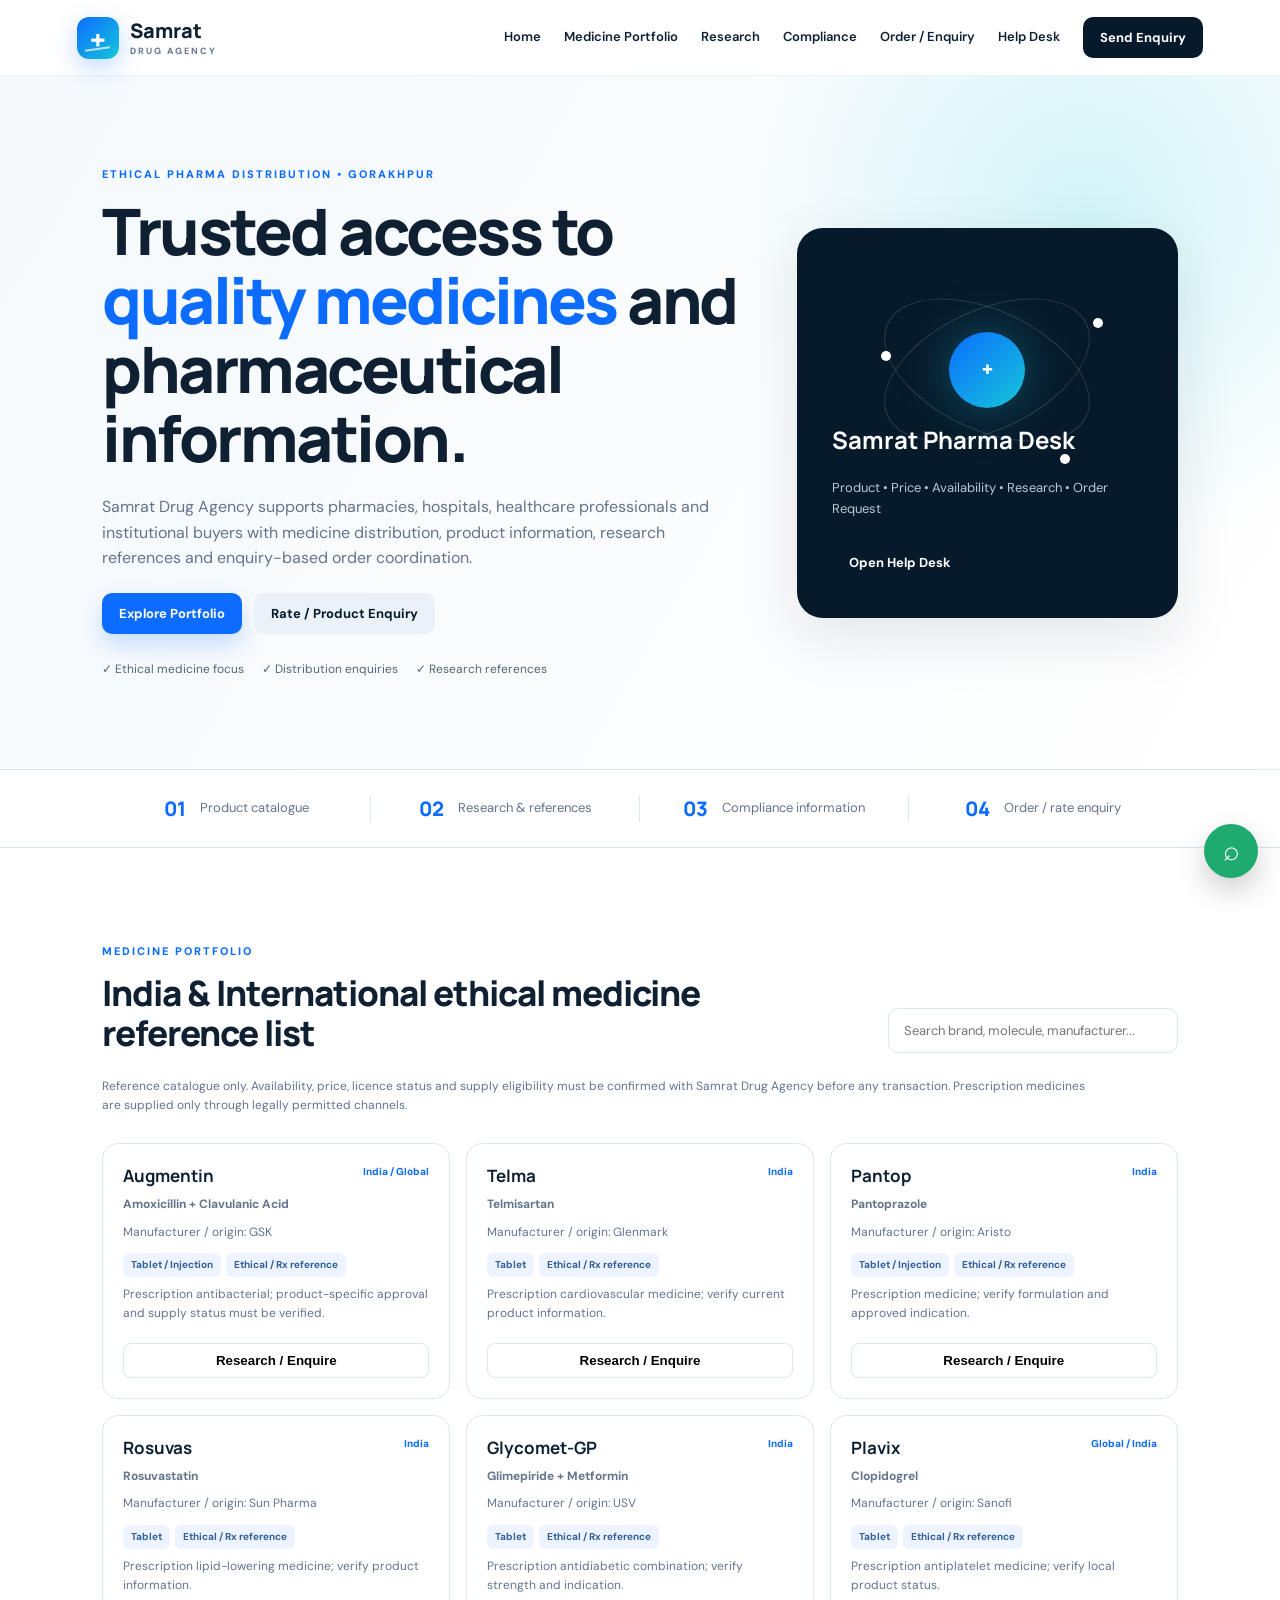
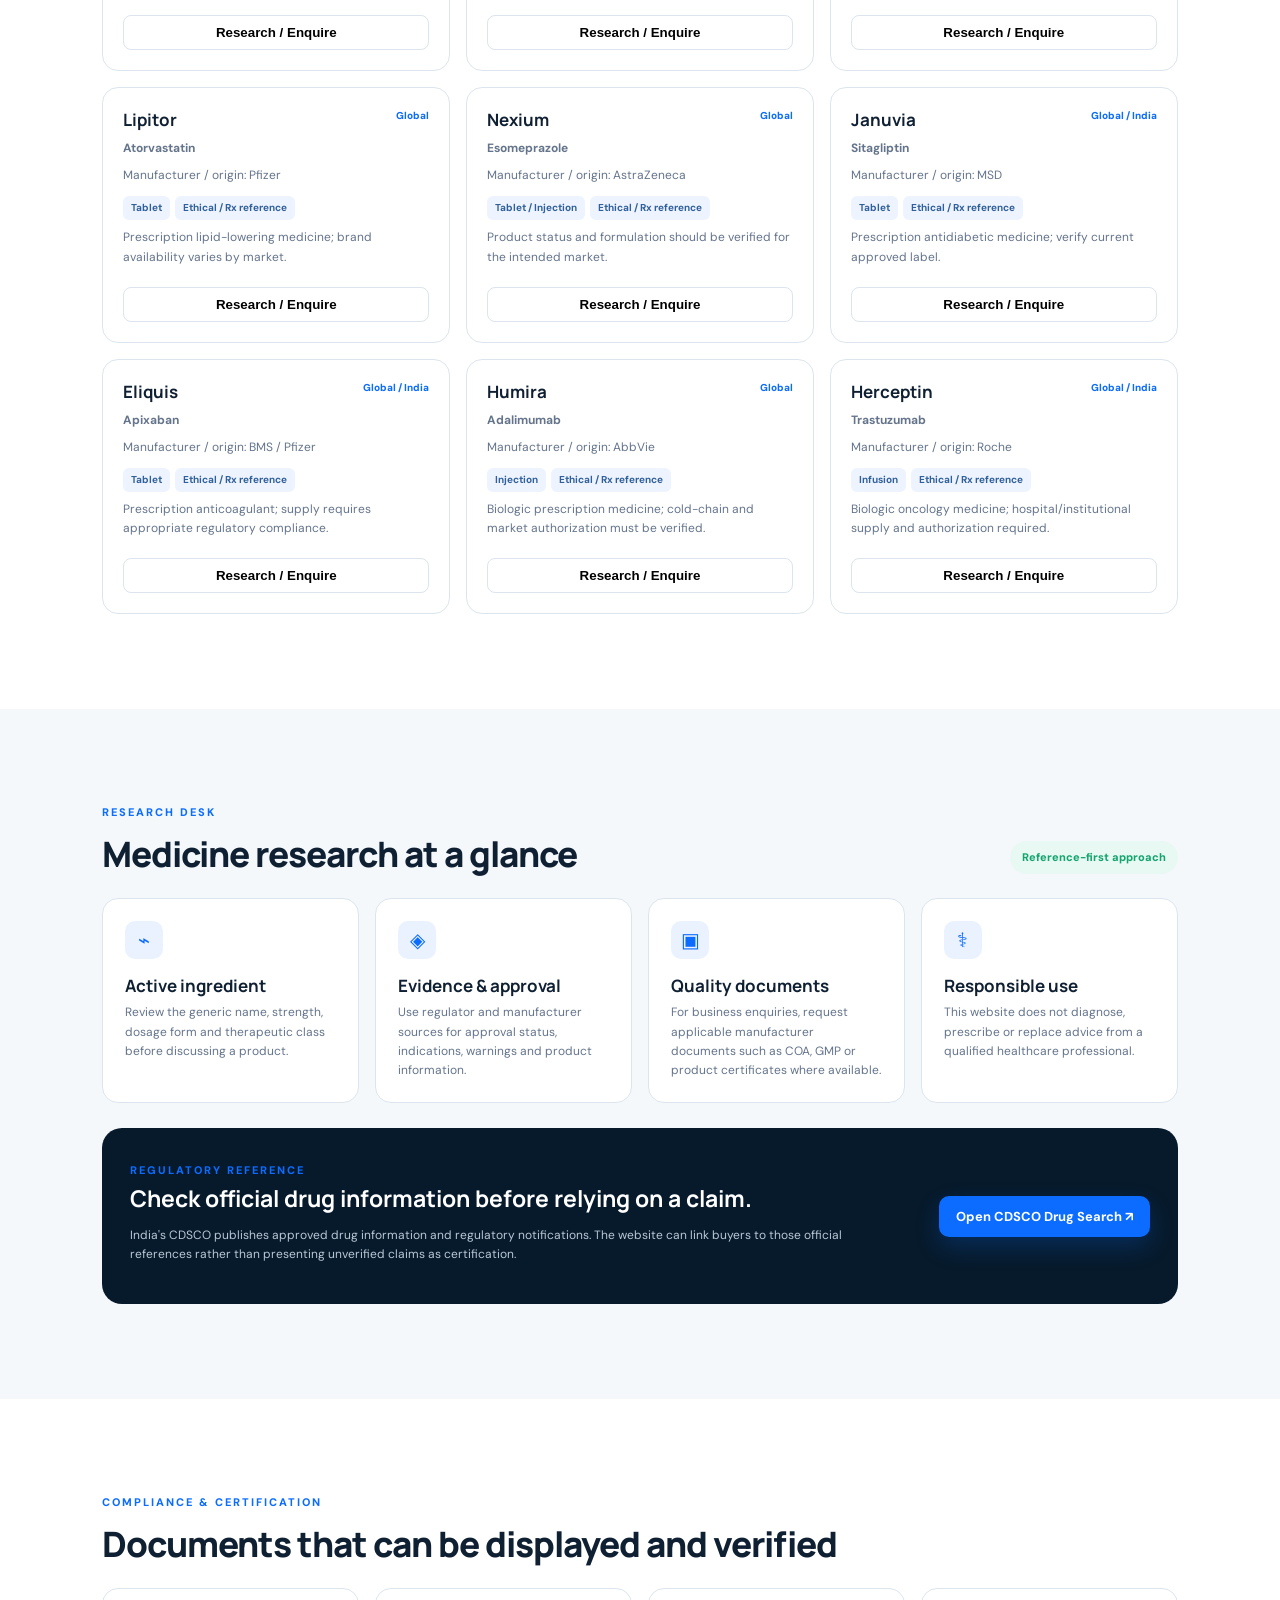
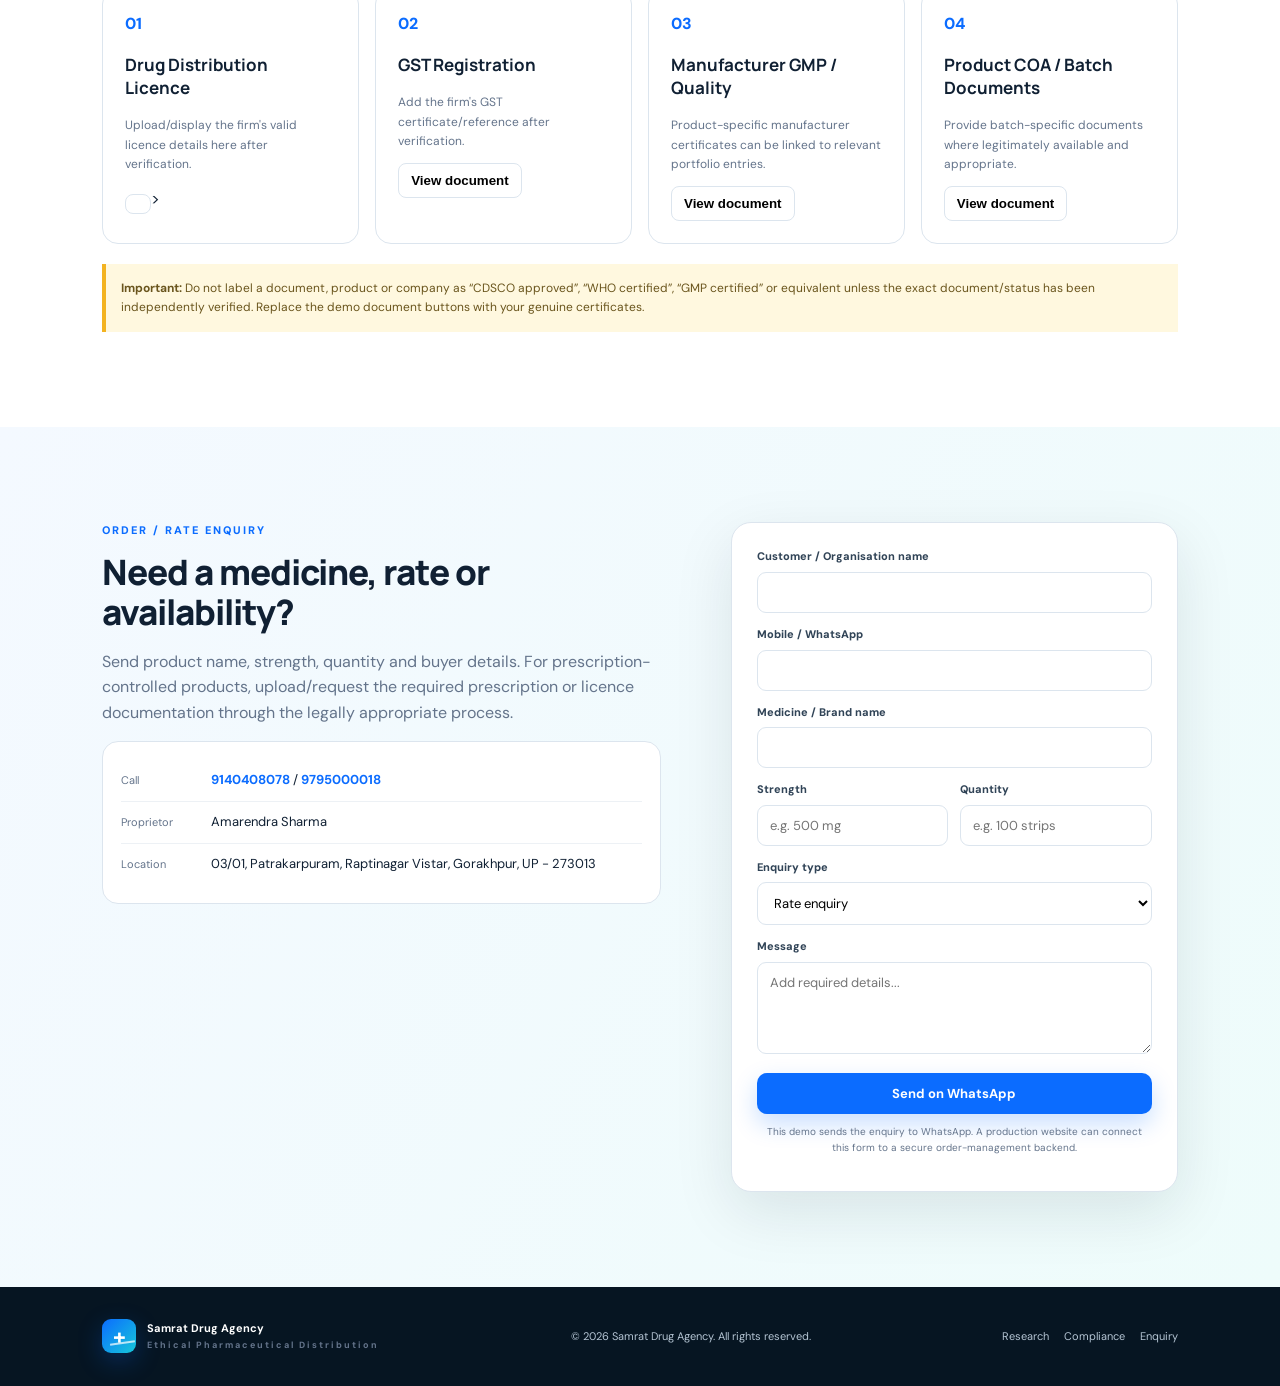
<file: index.html>
<!DOCTYPE html>
<html lang="en">
<head>
  <meta charset="UTF-8" />
  <meta name="viewport" content="width=device-width, initial-scale=1.0" />
  <meta name="description" content="Samrat Drug Agency — ethical pharmaceutical distribution, medicine enquiries, research information and order requests." />
  <title>Samrat Drug Agency | Ethical Pharmaceutical Distribution</title>
  <link rel="stylesheet" href="style.css" />
</head>
<body>
  <header class="header">
    <a class="brand" href="#home" aria-label="Samrat Drug Agency home">
      <div class="logo-mark" aria-hidden="true">
        <span class="logo-cross">+</span>
        <span class="logo-pulse"></span>
      </div>
      <div>
        <strong>Samrat</strong>
        <small>DRUG AGENCY</small>
      </div>
    </a>

    <button class="menu-toggle" id="menuToggle" aria-label="Open menu">☰</button>
    <nav id="mainNav">
      <a href="#home">Home</a>
      <a href="#portfolio">Medicine Portfolio</a>
      <a href="#research">Research</a>
      <a href="#compliance">Compliance</a>
      <a href="#order">Order / Enquiry</a>
      <a href="faq-chat.html">Help Desk</a>
      <button class="nav-cta" id="openInquiry">Send Enquiry</button>
    </nav>
  </header>

  <main id="home">
    <section class="hero">
      <div class="hero-copy">
        <div class="eyebrow">ETHICAL PHARMA DISTRIBUTION • GORAKHPUR</div>
        <h1>Trusted access to <span>quality medicines</span> and pharmaceutical information.</h1>
        <p>Samrat Drug Agency supports pharmacies, hospitals, healthcare professionals and institutional buyers with medicine distribution, product information, research references and enquiry-based order coordination.</p>
        <div class="hero-actions">
          <a class="btn primary" href="#portfolio">Explore Portfolio</a>
          <button class="btn secondary" id="openInquiry2">Rate / Product Enquiry</button>
        </div>
        <div class="trust-row">
          <span>✓ Ethical medicine focus</span>
          <span>✓ Distribution enquiries</span>
          <span>✓ Research references</span>
        </div>
      </div>
      <div class="hero-card">
        <div class="medical-orbit">
          <div class="orbit orbit-1"></div><div class="orbit orbit-2"></div>
          <div class="molecule">✚</div>
          <span class="orb o1"></span><span class="orb o2"></span><span class="orb o3"></span>
        </div>
        <h3>Samrat Pharma Desk</h3>
        <p>Product • Price • Availability • Research • Order Request</p>
        <a class="btn dark" href="faq-chat.html">Open Help Desk</a>
      </div>
    </section>

    <section class="stats">
      <div><strong>01</strong><span>Product catalogue</span></div>
      <div><strong>02</strong><span>Research & references</span></div>
      <div><strong>03</strong><span>Compliance information</span></div>
      <div><strong>04</strong><span>Order / rate enquiry</span></div>
    </section>

    <section class="section" id="portfolio">
      <div class="section-head">
        <div>
          <div class="eyebrow">MEDICINE PORTFOLIO</div>
          <h2>India & International ethical medicine reference list</h2>
        </div>
        <input id="medicineSearch" class="search" placeholder="Search brand, molecule, manufacturer..." />
      </div>
      <p class="section-note">Reference catalogue only. Availability, price, licence status and supply eligibility must be confirmed with Samrat Drug Agency before any transaction. Prescription medicines are supplied only through legally permitted channels.</p>
      <div class="medicine-grid" id="medicineGrid"></div>
    </section>

    <section class="section soft" id="research">
      <div class="section-head">
        <div>
          <div class="eyebrow">RESEARCH DESK</div>
          <h2>Medicine research at a glance</h2>
        </div>
        <span class="badge">Reference-first approach</span>
      </div>
      <div class="research-grid">
        <article class="research-card">
          <div class="icon">⌁</div><h3>Active ingredient</h3>
          <p>Review the generic name, strength, dosage form and therapeutic class before discussing a product.</p>
        </article>
        <article class="research-card">
          <div class="icon">◈</div><h3>Evidence & approval</h3>
          <p>Use regulator and manufacturer sources for approval status, indications, warnings and product information.</p>
        </article>
        <article class="research-card">
          <div class="icon">▣</div><h3>Quality documents</h3>
          <p>For business enquiries, request applicable manufacturer documents such as COA, GMP or product certificates where available.</p>
        </article>
        <article class="research-card">
          <div class="icon">⚕</div><h3>Responsible use</h3>
          <p>This website does not diagnose, prescribe or replace advice from a qualified healthcare professional.</p>
        </article>
      </div>

      <div class="research-panel">
        <div>
          <span class="eyebrow">REGULATORY REFERENCE</span>
          <h3>Check official drug information before relying on a claim.</h3>
          <p>India's CDSCO publishes approved drug information and regulatory notifications. The website can link buyers to those official references rather than presenting unverified claims as certification.</p>
        </div>
        <a class="btn primary" href="https://cdscoonline.gov.in/CDSCO/cdscoDrugs" target="_blank" rel="noopener">Open CDSCO Drug Search ↗</a>
      </div>
    </section>

    <section class="section" id="compliance">
      <div class="section-head">
        <div>
          <div class="eyebrow">COMPLIANCE & CERTIFICATION</div>
          <h2>Documents that can be displayed and verified</h2>
        </div>
      </div>
      <div class="compliance-grid">
        <div class="compliance-card"><span>01</span><h3>Drug Distribution Licence</h3><p>Upload/display the firm's valid licence details here after verification.</p><button class="outline-btn" data-doc="Drug Distribution Licence" data-pdf="documents/gmp-certificate.pdf"> </button>> </button></div>
        <div class="compliance-card"><span>02</span><h3>GST Registration</h3><p>Add the firm's GST certificate/reference after verification.</p><button class="outline-btn" data-doc="GST Registration Certificate">View document</button></div>
        <div class="compliance-card"><span>03</span><h3>Manufacturer GMP / Quality</h3><p>Product-specific manufacturer certificates can be linked to relevant portfolio entries.</p><button class="outline-btn" data-doc="Manufacturer Quality Certificate">View document</button></div>
        <div class="compliance-card"><span>04</span><h3>Product COA / Batch Documents</h3><p>Provide batch-specific documents where legitimately available and appropriate.</p><button class="outline-btn" data-doc="Product COA / Batch Document">View document</button></div>
      </div>
      <div class="warning">
        <strong>Important:</strong> Do not label a document, product or company as “CDSCO approved”, “WHO certified”, “GMP certified” or equivalent unless the exact document/status has been independently verified. Replace the demo document buttons with your genuine certificates.
      </div>
    </section>

    <section class="section order-section" id="order">
      <div class="order-copy">
        <div class="eyebrow">ORDER / RATE ENQUIRY</div>
        <h2>Need a medicine, rate or availability?</h2>
        <p>Send product name, strength, quantity and buyer details. For prescription-controlled products, upload/request the required prescription or licence documentation through the legally appropriate process.</p>
        <div class="contact-box">
          <div><span>Call</span><a href="tel:9140408078">9140408078</a> / <a href="tel:9795000018">9795000018</a></div>
          <div><span>Proprietor</span>Amarendra Sharma</div>
          <div><span>Location</span>03/01, Patrakarpuram, Raptinagar Vistar, Gorakhpur, UP - 273013</div>
        </div>
      </div>
      <form class="order-form" id="orderForm">
        <label>Customer / Organisation name<input name="customer" required /></label>
        <label>Mobile / WhatsApp<input name="phone" required /></label>
        <label>Medicine / Brand name<input name="medicine" required /></label>
        <div class="two-col">
          <label>Strength<input name="strength" placeholder="e.g. 500 mg" /></label>
          <label>Quantity<input name="quantity" placeholder="e.g. 100 strips" /></label>
        </div>
        <label>Enquiry type
          <select name="type">
            <option>Rate enquiry</option><option>Availability enquiry</option><option>Order request</option><option>Product research</option><option>Institutional supply</option>
          </select>
        </label>
        <label>Message<textarea name="message" rows="4" placeholder="Add required details..."></textarea></label>
        <button class="btn primary full" type="submit">Send on WhatsApp</button>
        <p class="form-help">This demo sends the enquiry to WhatsApp. A production website can connect this form to a secure order-management backend.</p>
      </form>
    </section>
  </main>

  <footer>
    <div class="footer-brand">
      <div class="logo-mark small"><span class="logo-cross">+</span><span class="logo-pulse"></span></div>
      <div><strong>Samrat Drug Agency</strong><small>Ethical Pharmaceutical Distribution</small></div>
    </div>
    <p>© 2026 Samrat Drug Agency. All rights reserved.</p>
    <div class="footer-links"><a href="#research">Research</a><a href="#compliance">Compliance</a><a href="#order">Enquiry</a></div>
  </footer>

  <div class="modal" id="inquiryModal" aria-hidden="true">
    <div class="modal-card">
      <button class="close" data-close>×</button>
      <div class="eyebrow">QUICK ENQUIRY</div>
      <h2>Ask about a medicine</h2>
      <p>For rate, availability, research or order coordination.</p>
      <form id="quickForm">
        <label>Your name<input name="name" required /></label>
        <label>Mobile / WhatsApp<input name="phone" required /></label>
        <label>Product / brand<input name="product" required /></label>
        <label>Message<textarea name="message" rows="4" placeholder="Tell us what you need..."></textarea></label>
        <button class="btn primary full" type="submit">Send Enquiry on WhatsApp</button>
      </form>
    </div>
  </div>

  <div class="modal" id="infoModal" aria-hidden="true">
    <div class="modal-card">
      <button class="close" data-close>×</button>
      <div class="eyebrow">DOCUMENT PLACEHOLDER</div>
      <h2 id="infoTitle">Document</h2>
      <p>This demo page does not contain a genuine certificate. Replace this panel with your verified document PDF/image and the relevant issue/expiry information before publishing.</p>
      <button class="btn secondary" data-close>Close</button>
    </div>
  </div>

  <a class="floating-wa" id="floatingWA" href="#" aria-label="WhatsApp">⌕</a>
  <script src="script.js"></script>
</body>
</html>
</file>
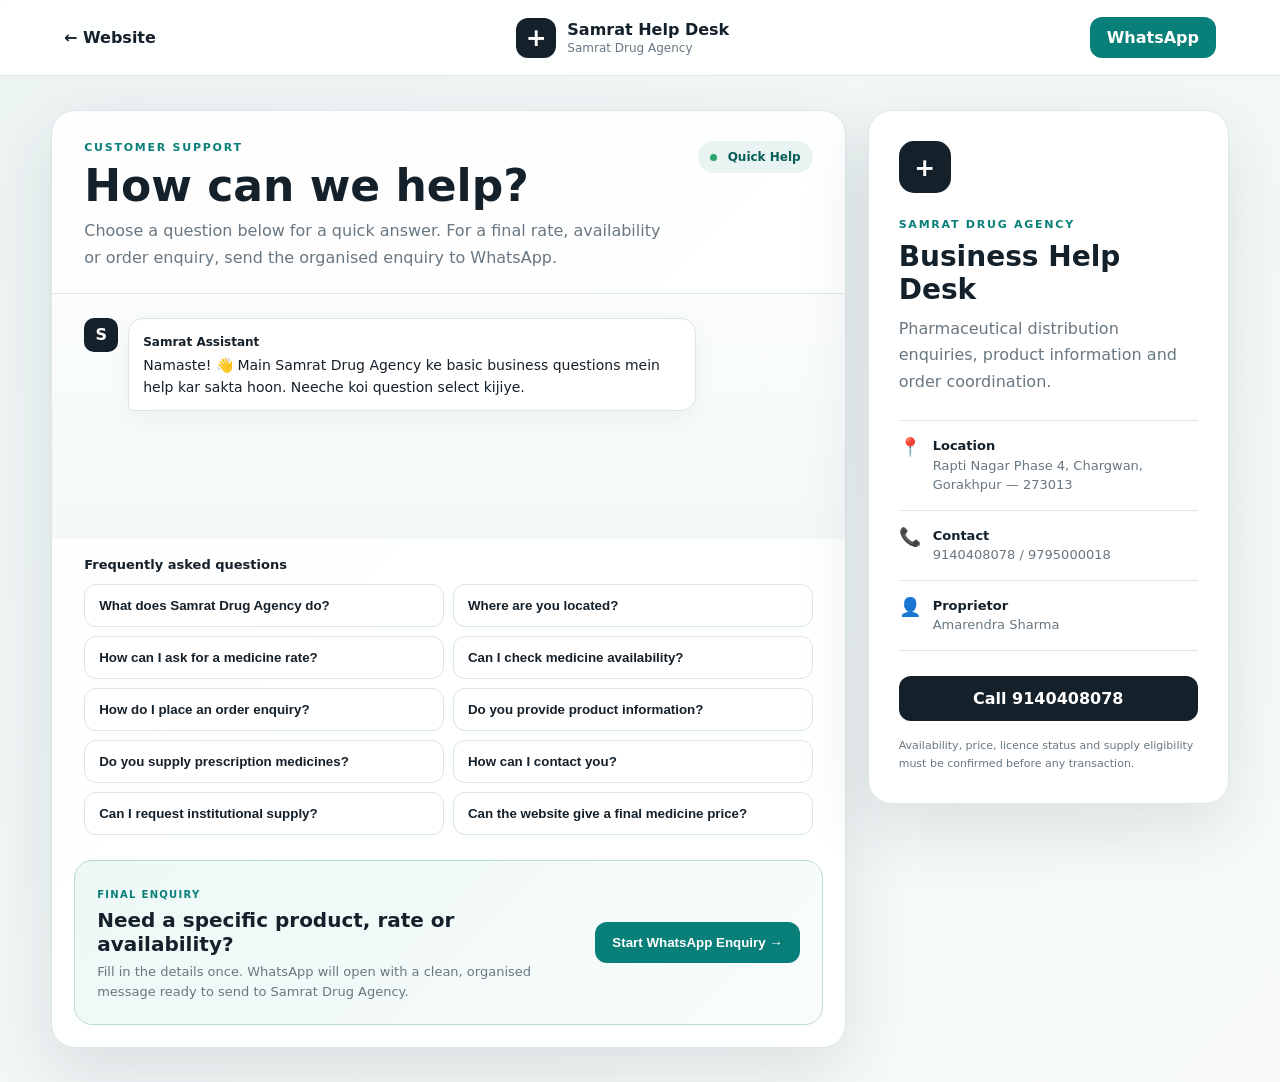
<file: faq-chat.html>
<!DOCTYPE html>
<html lang="en">
<head>
  <meta charset="UTF-8" />
  <meta name="viewport" content="width=device-width, initial-scale=1.0" />
  <meta name="description" content="Samrat Drug Agency Help Desk — quick answers and organised WhatsApp enquiries." />
  <title>Samrat Help Desk | Samrat Drug Agency</title>
  <link rel="stylesheet" href="faq-chat.css" />
</head>
<body>
  <header class="chat-header">
    <a href="index.html" class="back-link">← Website</a>
    <div class="brand-mini">
      <div class="brand-icon">+</div>
      <div><strong>Samrat Help Desk</strong><span>Samrat Drug Agency</span></div>
    </div>
    <a class="header-wa" href="https://wa.me/919140408078" target="_blank" rel="noopener">WhatsApp</a>
  </header>

  <main class="chat-shell">
    <section class="chat-panel" aria-label="Samrat Help Desk">
      <div class="panel-top">
        <div>
          <div class="eyebrow">CUSTOMER SUPPORT</div>
          <h1>How can we help?</h1>
          <p>Choose a question below for a quick answer. For a final rate, availability or order enquiry, send the organised enquiry to WhatsApp.</p>
        </div>
        <div class="online"><i></i> Quick Help</div>
      </div>

      <div class="chat-area" id="chatArea">
        <div class="message bot">
          <div class="avatar">S</div>
          <div class="bubble"><strong>Samrat Assistant</strong><p>Namaste! 👋 Main Samrat Drug Agency ke basic business questions mein help kar sakta hoon. Neeche koi question select kijiye.</p></div>
        </div>
      </div>

      <div class="faq-area">
        <div class="faq-title">Frequently asked questions</div>
        <div class="faq-grid" id="faqGrid"></div>
      </div>

      <div class="final-card">
        <div>
          <span class="final-badge">FINAL ENQUIRY</span>
          <h2>Need a specific product, rate or availability?</h2>
          <p>Fill in the details once. WhatsApp will open with a clean, organised message ready to send to Samrat Drug Agency.</p>
        </div>
        <button class="primary-btn" id="openEnquiry">Start WhatsApp Enquiry →</button>
      </div>
    </section>

    <aside class="info-panel">
      <div class="info-logo">+</div>
      <div class="eyebrow">SAMRAT DRUG AGENCY</div>
      <h2>Business Help Desk</h2>
      <p>Pharmaceutical distribution enquiries, product information and order coordination.</p>

      <div class="info-list">
        <div><span>📍</span><p><b>Location</b><br>Rapti Nagar Phase 4, Chargwan, Gorakhpur — 273013</p></div>
        <div><span>📞</span><p><b>Contact</b><br>9140408078 / 9795000018</p></div>
        <div><span>👤</span><p><b>Proprietor</b><br>Amarendra Sharma</p></div>
      </div>

      <a class="call-btn" href="tel:9140408078">Call 9140408078</a>
      <p class="note">Availability, price, licence status and supply eligibility must be confirmed before any transaction.</p>
    </aside>
  </main>

  <div class="modal" id="enquiryModal" aria-hidden="true">
    <div class="modal-card">
      <button class="close" id="closeEnquiry" aria-label="Close">×</button>
      <div class="eyebrow">WHATSAPP ENQUIRY</div>
      <h2>Send an organised enquiry</h2>
      <p class="modal-intro">Enter the details below. We will create the WhatsApp message for you automatically.</p>
      <form id="enquiryForm">
        <div class="two-col">
          <label>Name<input name="name" required placeholder="Your name / organisation" /></label>
          <label>Mobile<input name="phone" required placeholder="10-digit number" inputmode="numeric" /></label>
        </div>
        <label>Medicine / Product<input name="product" required placeholder="Brand or molecule name" /></label>
        <div class="two-col">
          <label>Strength<input name="strength" placeholder="e.g. 500 mg" /></label>
          <label>Quantity<input name="quantity" placeholder="e.g. 100 strips" /></label>
        </div>
        <label>Enquiry type
          <select name="type">
            <option>Rate enquiry</option>
            <option>Availability enquiry</option>
            <option>Order request</option>
            <option>Product information</option>
            <option>Institutional supply</option>
          </select>
        </label>
        <label>Additional message<textarea name="message" rows="4" placeholder="Any other requirement..."></textarea></label>
        <button class="primary-btn full" type="submit">Open WhatsApp →</button>
        <p class="secure-note">No account or extra app is required here. WhatsApp opens with your message; you remain in control of sending it.</p>
      </form>
    </div>
  </div>

  <script src="faq-chat.js"></script>
</body>
</html>
</file>
<file: style.css>
@import url('https://fonts.googleapis.com/css2?family=DM+Sans:wght@400;500;600;700&family=Manrope:wght@600;700;800&display=swap');

:root {
    --navy: #071a2b;
    --blue: #0b6cff;
    --cyan: #16c7d9;
    --ink: #102033;
    --muted: #64748b;
    --line: #dce5ee;
    --soft: #f4f8fb;
    --white: #fff;
    --green: #13a56e;
    --shadow: 0 20px 60px rgba(7, 26, 43, .10)
}

* {
    box-sizing: border-box
}

html {
    scroll-behavior: smooth
}

body {
    margin: 0;
    font-family: "DM Sans", sans-serif;
    color: var(--ink);
    background: #fff;
    line-height: 1.6
}

a {
    text-decoration: none;
    color: inherit
}

.topbar {
    background: var(--navy);
    color: #d8e6f2;
    padding: 8px 6%;
    display: flex;
    justify-content: space-between;
    font-size: 12px
}

.top-links {
    display: flex;
    gap: 10px
}

.top-links a {
    color: #fff
}

.header {
    height: 76px;
    display: flex;
    align-items: center;
    justify-content: space-between;
    padding: 0 6%;
    border-bottom: 1px solid #edf2f7;
    background: #fff;
    position: sticky;
    top: 0;
    z-index: 20
}

.brand,
.footer-brand {
    display: flex;
    align-items: center;
    gap: 11px
}

.brand strong {
    display: block;
    font: 800 20px Manrope
}

.brand small,
.footer-brand small {
    display: block;
    color: var(--muted);
    font-size: 9px;
    letter-spacing: 2px;
    font-weight: 700
}

.logo-mark {
    position: relative;
    width: 42px;
    height: 42px;
    border-radius: 12px;
    background: linear-gradient(135deg, var(--blue), var(--cyan));
    display: grid;
    place-items: center;
    overflow: hidden;
    box-shadow: 0 8px 24px rgba(11, 108, 255, .25)
}

.logo-mark:after {
    content: "";
    position: absolute;
    width: 55px;
    height: 55px;
    border: 1px solid rgba(255, 255, 255, .35);
    border-radius: 50%
}

.logo-cross {
    font-size: 27px;
    color: #fff;
    font-weight: 800;
    z-index: 2
}

.logo-pulse {
    position: absolute;
    width: 25px;
    height: 2px;
    background: #fff;
    transform: rotate(-8deg);
    opacity: .7;
    bottom: 9px;
    left: 8px
}

nav {
    display: flex;
    align-items: center;
    gap: 23px;
    font-size: 13px;
    font-weight: 600
}

nav a:hover {
    color: var(--blue)
}

.nav-cta,
.btn {
    border: 0;
    border-radius: 10px;
    padding: 12px 17px;
    font: 700 13px "DM Sans";
    cursor: pointer
}

.nav-cta {
    background: var(--navy);
    color: #fff
}

.menu-toggle {
    display: none;
    border: 0;
    background: none;
    font-size: 25px
}

.hero {
    min-height: 590px;
    background: radial-gradient(circle at 85% 20%, rgba(22, 199, 217, .18), transparent 28%), linear-gradient(120deg, #f5f9fc, #fff);
    display: grid;
    grid-template-columns: 1.25fr .75fr;
    gap: 60px;
    padding: 90px 8%;
    align-items: center
}

.eyebrow {
    color: var(--blue);
    font-size: 11px;
    letter-spacing: 2px;
    font-weight: 800;
    margin-bottom: 12px
}

.hero h1 {
    font: 800 clamp(38px, 5vw, 68px)/1.08 Manrope;
    margin: 0;
    max-width: 780px;
    letter-spacing: -2.5px
}

.hero h1 span {
    color: var(--blue)
}

.hero p {
    max-width: 680px;
    color: var(--muted);
    font-size: 16px;
    margin: 22px 0
}

.hero-actions {
    display: flex;
    gap: 12px;
    flex-wrap: wrap
}

.btn.primary {
    background: var(--blue);
    color: #fff;
    box-shadow: 0 10px 25px rgba(11, 108, 255, .22)
}

.btn.secondary {
    background: #eaf2f8;
    color: var(--navy)
}

.btn.dark {
    background: var(--navy);
    color: #fff
}

.btn.full {
    width: 100%
}

.trust-row {
    display: flex;
    gap: 18px;
    flex-wrap: wrap;
    color: #52667a;
    font-size: 12px;
    margin-top: 26px
}

.hero-card {
    background: var(--navy);
    border-radius: 26px;
    padding: 35px;
    color: #fff;
    box-shadow: var(--shadow);
    min-height: 390px;
    display: flex;
    flex-direction: column;
    justify-content: end;
    position: relative;
    overflow: hidden
}

.hero-card h3 {
    font: 700 24px Manrope;
    margin: 0
}

.hero-card p {
    color: #b6c7d8;
    font-size: 13px
}

.medical-orbit {
    position: absolute;
    inset: 25px 25px auto;
    height: 235px
}

.orbit {
    position: absolute;
    border: 1px solid rgba(255, 255, 255, .14);
    border-radius: 50%;
    left: 50%;
    top: 50%;
    transform: translate(-50%, -50%)
}

.orbit-1 {
    width: 220px;
    height: 120px;
    transform: translate(-50%, -50%) rotate(25deg)
}

.orbit-2 {
    width: 220px;
    height: 120px;
    transform: translate(-50%, -50%) rotate(-25deg)
}

.molecule {
    position: absolute;
    left: 50%;
    top: 50%;
    transform: translate(-50%, -50%);
    width: 76px;
    height: 76px;
    border-radius: 50%;
    display: grid;
    place-items: center;
    background: linear-gradient(135deg, var(--blue), var(--cyan));
    font-size: 48px;
    box-shadow: 0 0 50px rgba(22, 199, 217, .35)
}

.orb {
    position: absolute;
    width: 10px;
    height: 10px;
    border-radius: 50%;
    background: #fff
}

.o1 {
    left: 18%;
    top: 42%
}

.o2 {
    right: 15%;
    top: 28%
}

.o3 {
    right: 25%;
    bottom: 10%
}

.stats {
    display: grid;
    grid-template-columns: repeat(4, 1fr);
    padding: 25px 8%;
    border-bottom: 1px solid var(--line);
    border-top: 1px solid var(--line)
}

.stats div {
    display: flex;
    align-items: center;
    gap: 14px;
    justify-content: center;
    border-right: 1px solid var(--line)
}

.stats div:last-child {
    border: 0
}

.stats strong {
    color: var(--blue);
    font: 800 20px Manrope
}

.stats span {
    font-size: 13px;
    color: var(--muted)
}

.section {
    padding: 95px 8%
}

.soft {
    background: var(--soft)
}

.section-head {
    display: flex;
    justify-content: space-between;
    gap: 30px;
    align-items: end;
    margin-bottom: 24px
}

.section h2 {
    font: 800 35px/1.15 Manrope;
    margin: 0;
    letter-spacing: -1px
}

.search {
    width: 310px;
    padding: 13px 15px;
    border: 1px solid var(--line);
    border-radius: 10px;
    outline: none
}

.search:focus {
    border-color: var(--blue)
}

.section-note {
    font-size: 12px;
    color: var(--muted);
    max-width: 1000px
}

.badge {
    padding: 8px 12px;
    background: #e8f8f3;
    color: var(--green);
    border-radius: 99px;
    font-size: 11px;
    font-weight: 800
}

.medicine-grid {
    display: grid;
    grid-template-columns: repeat(3, 1fr);
    gap: 16px;
    margin-top: 28px
}

.medicine-card {
    border: 1px solid var(--line);
    border-radius: 16px;
    padding: 20px;
    background: #fff;
    transition: .2s
}

.medicine-card:hover {
    transform: translateY(-3px);
    box-shadow: var(--shadow)
}

.medicine-top {
    display: flex;
    justify-content: space-between;
    gap: 10px
}

.medicine-card h3 {
    margin: 0;
    font: 700 17px Manrope
}

.medicine-card .country {
    font-size: 10px;
    color: var(--blue);
    font-weight: 800
}

.molecule {
    font-size: 13px
}

.medicine-card p {
    font-size: 12px;
    color: var(--muted);
    margin: 8px 0
}

.pill {
    display: inline-block;
    padding: 4px 8px;
    background: #edf4ff;
    border-radius: 6px;
    color: #315f99;
    font-size: 10px;
    font-weight: 700;
    margin-right: 5px
}

.medicine-card button {
    margin-top: 12px;
    width: 100%;
    padding: 9px;
    border: 1px solid var(--line);
    background: #fff;
    border-radius: 8px;
    cursor: pointer;
    font-weight: 700
}

.research-grid {
    display: grid;
    grid-template-columns: repeat(4, 1fr);
    gap: 16px
}

.research-card {
    background: #fff;
    border: 1px solid var(--line);
    border-radius: 16px;
    padding: 22px
}

.research-card .icon {
    width: 38px;
    height: 38px;
    border-radius: 10px;
    background: #eaf2ff;
    color: var(--blue);
    display: grid;
    place-items: center;
    font-size: 20px
}

.research-card h3 {
    font: 700 17px Manrope;
    margin: 15px 0 6px
}

.research-card p {
    font-size: 12px;
    color: var(--muted);
    margin: 0
}

.research-panel {
    margin-top: 25px;
    background: var(--navy);
    color: #fff;
    border-radius: 20px;
    padding: 28px;
    display: flex;
    justify-content: space-between;
    gap: 30px;
    align-items: center
}

.research-panel h3 {
    font: 700 23px Manrope;
    margin: 0 0 7px
}

.research-panel p {
    color: #b9c8d7;
    font-size: 12px;
    max-width: 760px
}

.compliance-grid {
    display: grid;
    grid-template-columns: repeat(4, 1fr);
    gap: 16px
}

.compliance-card {
    border: 1px solid var(--line);
    border-radius: 16px;
    padding: 22px
}

.compliance-card span {
    color: var(--blue);
    font-weight: 800
}

.compliance-card h3 {
    font: 700 17px Manrope
}

.compliance-card p {
    font-size: 12px;
    color: var(--muted);
    min-height: 55px
}

.outline-btn {
    background: #fff;
    border: 1px solid var(--line);
    padding: 9px 12px;
    border-radius: 8px;
    font-weight: 700;
    cursor: pointer
}

.warning {
    margin-top: 20px;
    padding: 15px;
    border-left: 4px solid #f3b321;
    background: #fff8df;
    font-size: 12px;
    color: #6a551d
}

.order-section {
    background: linear-gradient(120deg, #f4f9ff, #eefcfb);
    display: grid;
    grid-template-columns: 1fr .8fr;
    gap: 70px
}

.order-copy h2 {
    max-width: 600px
}

.order-copy>p {
    color: var(--muted);
    max-width: 620px
}

.contact-box {
    background: #fff;
    border: 1px solid var(--line);
    border-radius: 16px;
    padding: 18px;
    max-width: 580px
}

.contact-box div {
    padding: 10px 0;
    border-bottom: 1px solid #edf1f5;
    font-size: 13px
}

.contact-box div:last-child {
    border: 0
}

.contact-box span {
    display: inline-block;
    width: 90px;
    color: var(--muted);
    font-size: 11px
}

.contact-box a {
    color: var(--blue);
    font-weight: 700
}

.order-form {
    background: #fff;
    border: 1px solid var(--line);
    border-radius: 20px;
    padding: 25px;
    box-shadow: var(--shadow)
}

label {
    display: block;
    font-size: 11px;
    font-weight: 800;
    margin-bottom: 13px;
    color: #314457
}

input,
select,
textarea {
    width: 100%;
    margin-top: 6px;
    border: 1px solid var(--line);
    border-radius: 9px;
    padding: 11px 12px;
    font: 400 13px "DM Sans";
    outline: none;
    background: #fff
}

textarea {
    resize: vertical
}

input:focus,
select:focus,
textarea:focus {
    border-color: var(--blue)
}

.two-col {
    display: grid;
    grid-template-columns: 1fr 1fr;
    gap: 12px
}

.form-help {
    font-size: 10px;
    color: var(--muted);
    text-align: center
}

footer {
    background: #061522;
    color: #b5c5d4;
    padding: 30px 8%;
    display: flex;
    justify-content: space-between;
    align-items: center;
    gap: 20px;
    font-size: 11px
}

.footer-brand strong {
    color: #fff;
    display: block
}

.logo-mark.small {
    width: 34px;
    height: 34px;
    border-radius: 9px
}

.logo-mark.small .logo-cross {
    font-size: 22px
}

.footer-links {
    display: flex;
    gap: 15px
}

.footer-links a:hover {
    color: #fff
}

.modal {
    position: fixed;
    inset: 0;
    background: rgba(3, 15, 26, .66);
    display: none;
    place-items: center;
    padding: 20px;
    z-index: 50
}

.modal.show {
    display: grid
}

.modal-card {
    background: #fff;
    width: min(520px, 100%);
    border-radius: 20px;
    padding: 28px;
    position: relative;
    max-height: 90vh;
    overflow: auto
}

.modal-card h2 {
    font: 800 27px Manrope;
    margin: 0
}

.modal-card>p {
    color: var(--muted);
    font-size: 12px
}

.close {
    position: absolute;
    right: 17px;
    top: 12px;
    border: 0;
    background: #eef3f7;
    width: 32px;
    height: 32px;
    border-radius: 50%;
    font-size: 23px;
    cursor: pointer
}

.floating-wa {
    position: fixed;
    right: 22px;
    bottom: 22px;
    width: 54px;
    height: 54px;
    border-radius: 50%;
    background: #1faa70;
    color: #fff;
    display: grid;
    place-items: center;
    font-size: 28px;
    box-shadow: 0 12px 30px rgba(0, 0, 0, .2);
    z-index: 30
}

@media(max-width:950px) {
    nav {
        gap: 12px
    }

    .hero {
        grid-template-columns: 1fr;
        padding: 70px 6%
    }

    .hero-card {
        max-width: 600px
    }

    .medicine-grid {
        grid-template-columns: repeat(2, 1fr)
    }

    .research-grid,
    .compliance-grid {
        grid-template-columns: repeat(2, 1fr)
    }

    .order-section {
        grid-template-columns: 1fr
    }

    .stats {
        padding: 20px 5%
    }
}

@media(max-width:720px) {
    .topbar {
        display: none
    }

    .header {
        height: 66px;
        padding: 0 5%
    }

    .menu-toggle {
        display: block
    }

    nav {
        display: none;
        position: absolute;
        top: 66px;
        left: 0;
        right: 0;
        background: #fff;
        padding: 18px 5%;
        border-bottom: 1px solid var(--line);
        flex-direction: column;
        align-items: stretch
    }

    .header.nav-open nav {
        display: flex
    }

    .nav-cta {
        text-align: center
    }

    .hero {
        padding: 55px 5%;
        gap: 35px
    }

    .hero h1 {
        font-size: 42px
    }

    .stats {
        grid-template-columns: 1fr 1fr;
        gap: 15px
    }

    .stats div {
        border-right: 0;
        justify-content: flex-start
    }

    .section {
        padding: 65px 5%
    }

    .section-head {
        display: block
    }

    .search {
        width: 100%;
        margin-top: 18px
    }

    .medicine-grid,
    .research-grid,
    .compliance-grid {
        grid-template-columns: 1fr
    }

    .research-panel {
        display: block
    }

    .research-panel .btn {
        margin-top: 15px
    }

    .two-col {
        grid-template-columns: 1fr
    }

    footer {
        display: block
    }

    .footer-links {
        margin-top: 12px
    }
}
</file>
<file: faq-chat.css>
:root{--ink:#14202a;--muted:#687781;--line:#dce5e8;--paper:#f5f8f8;--white:#fff;--accent:#087f78;--accent-dark:#075d59;--soft:#e9f4f2;--shadow:0 24px 70px rgba(19,42,48,.12)}
*{box-sizing:border-box}body{margin:0;font-family:Inter,ui-sans-serif,system-ui,-apple-system,BlinkMacSystemFont,"Segoe UI",sans-serif;color:var(--ink);background:linear-gradient(135deg,#edf4f4,#f9fbfb);min-height:100vh}.chat-header{height:76px;background:rgba(255,255,255,.92);backdrop-filter:blur(12px);border-bottom:1px solid var(--line);display:flex;align-items:center;justify-content:space-between;padding:0 clamp(18px,5vw,70px);position:sticky;top:0;z-index:5}.back-link,.header-wa{color:var(--ink);text-decoration:none;font-weight:750}.header-wa{background:var(--accent);color:#fff;padding:11px 17px;border-radius:12px}.brand-mini{display:flex;align-items:center;gap:11px}.brand-mini span{display:block;font-size:12px;color:var(--muted);margin-top:2px}.brand-icon,.info-logo{width:40px;height:40px;border-radius:12px;display:grid;place-items:center;background:var(--ink);color:#fff;font-size:25px;font-weight:900}.chat-shell{width:min(1180px,92%);margin:34px auto;display:grid;grid-template-columns:minmax(0,1.65fr) minmax(280px,.75fr);gap:22px}.chat-panel,.info-panel{background:rgba(255,255,255,.95);border:1px solid var(--line);border-radius:24px;box-shadow:var(--shadow)}.chat-panel{overflow:hidden}.panel-top{padding:30px 32px 22px;border-bottom:1px solid var(--line);display:flex;justify-content:space-between;gap:20px}.eyebrow{font-size:11px;letter-spacing:.16em;font-weight:850;color:var(--accent);margin-bottom:9px}.panel-top h1{font-size:clamp(28px,4vw,44px);line-height:1.05;margin:0 0 9px}.panel-top p,.info-panel>p{color:var(--muted);line-height:1.65;margin:0;max-width:720px}.online{white-space:nowrap;align-self:flex-start;background:var(--soft);color:var(--accent-dark);font-size:12px;font-weight:800;padding:9px 12px;border-radius:999px}.online i{display:inline-block;width:7px;height:7px;background:#2ca46f;border-radius:50%;margin-right:6px}.chat-area{padding:24px 32px 10px;min-height:245px;max-height:430px;overflow:auto;background:linear-gradient(180deg,#fbfdfd,#f5f8f8)}.message{display:flex;gap:10px;margin-bottom:16px;animation:rise .25s ease}.message.user{justify-content:flex-end}.avatar{width:34px;height:34px;flex:0 0 34px;border-radius:10px;background:var(--ink);color:#fff;display:grid;place-items:center;font-weight:850}.bubble{max-width:78%;background:#fff;border:1px solid var(--line);padding:12px 14px;border-radius:15px 15px 15px 5px;box-shadow:0 7px 22px rgba(30,60,65,.06)}.user .bubble{background:var(--accent);border-color:var(--accent);color:#fff;border-radius:15px 15px 5px 15px}.bubble strong{font-size:12px}.bubble p{margin:5px 0 0;line-height:1.55;font-size:14px}.faq-area{padding:18px 32px 25px}.faq-title{font-size:13px;font-weight:850;margin-bottom:12px}.faq-grid{display:grid;grid-template-columns:repeat(2,1fr);gap:9px}.faq-btn{border:1px solid var(--line);background:#fff;text-align:left;padding:13px 14px;border-radius:12px;color:var(--ink);font-weight:700;cursor:pointer;transition:.18s}.faq-btn:hover{border-color:#9fc9c5;background:var(--soft);transform:translateY(-1px)}.final-card{margin:0 22px 22px;padding:22px;border:1px solid #bcdad6;background:linear-gradient(135deg,#edf8f6,#f8fcfc);border-radius:18px;display:flex;align-items:center;justify-content:space-between;gap:18px}.final-badge{font-size:10px;font-weight:900;letter-spacing:.13em;color:var(--accent)}.final-card h2{font-size:20px;margin:6px 0}.final-card p{margin:0;color:var(--muted);font-size:13px;line-height:1.55}.primary-btn{border:0;background:var(--accent);color:#fff;padding:13px 17px;border-radius:12px;font-weight:850;cursor:pointer;white-space:nowrap}.primary-btn:hover{background:var(--accent-dark)}.info-panel{padding:30px;align-self:start;position:sticky;top:100px}.info-logo{width:52px;height:52px;border-radius:15px;margin-bottom:25px}.info-panel h2{font-size:28px;margin:0 0 10px}.info-list{margin:25px 0;border-top:1px solid var(--line)}.info-list div{display:flex;gap:12px;padding:15px 0;border-bottom:1px solid var(--line)}.info-list span{font-size:18px}.info-list p{margin:0;color:var(--muted);font-size:13px;line-height:1.5}.info-list b{color:var(--ink)}.call-btn{display:block;text-align:center;text-decoration:none;background:var(--ink);color:#fff;padding:13px;border-radius:12px;font-weight:800}.note{font-size:11px!important;margin-top:16px!important}.modal{position:fixed;inset:0;background:rgba(8,25,30,.58);display:none;align-items:center;justify-content:center;padding:18px;z-index:20}.modal.show{display:flex}.modal-card{position:relative;background:#fff;border-radius:22px;width:min(620px,100%);padding:30px;box-shadow:0 30px 90px rgba(0,0,0,.25);max-height:92vh;overflow:auto}.close{position:absolute;right:15px;top:13px;border:0;background:#f0f4f4;width:34px;height:34px;border-radius:50%;font-size:24px;cursor:pointer}.modal-card h2{margin:0 0 7px;font-size:28px}.modal-intro{color:var(--muted);font-size:13px;margin:0 0 20px}.modal-card form{display:grid;gap:13px}.modal-card label{font-size:12px;font-weight:800}.modal-card input,.modal-card select,.modal-card textarea{width:100%;display:block;margin-top:6px;border:1px solid var(--line);border-radius:10px;padding:12px 13px;font:inherit;font-size:14px;outline:none;background:#fff}.modal-card input:focus,.modal-card select:focus,.modal-card textarea:focus{border-color:var(--accent);box-shadow:0 0 0 3px rgba(8,127,120,.1)}.two-col{display:grid;grid-template-columns:1fr 1fr;gap:13px}.full{width:100%}.secure-note{margin:0;text-align:center;color:var(--muted);font-size:11px;line-height:1.5}@keyframes rise{from{opacity:0;transform:translateY(5px)}to{opacity:1;transform:none}}@media(max-width:850px){.chat-shell{grid-template-columns:1fr}.info-panel{position:static}.chat-header{padding:0 16px}.back-link{font-size:13px}.chat-shell{margin:18px auto}.panel-top{padding:24px 20px}.chat-area,.faq-area{padding-left:20px;padding-right:20px}.final-card{margin:0 16px 16px;display:block}.final-card .primary-btn{margin-top:15px;width:100%}.faq-grid{grid-template-columns:1fr}.info-panel{padding:24px}}@media(max-width:520px){.header-wa{padding:9px 11px;font-size:12px}.brand-mini strong{font-size:13px}.two-col{grid-template-columns:1fr}.chat-area{min-height:280px}.bubble{max-width:88%}}
</file>
